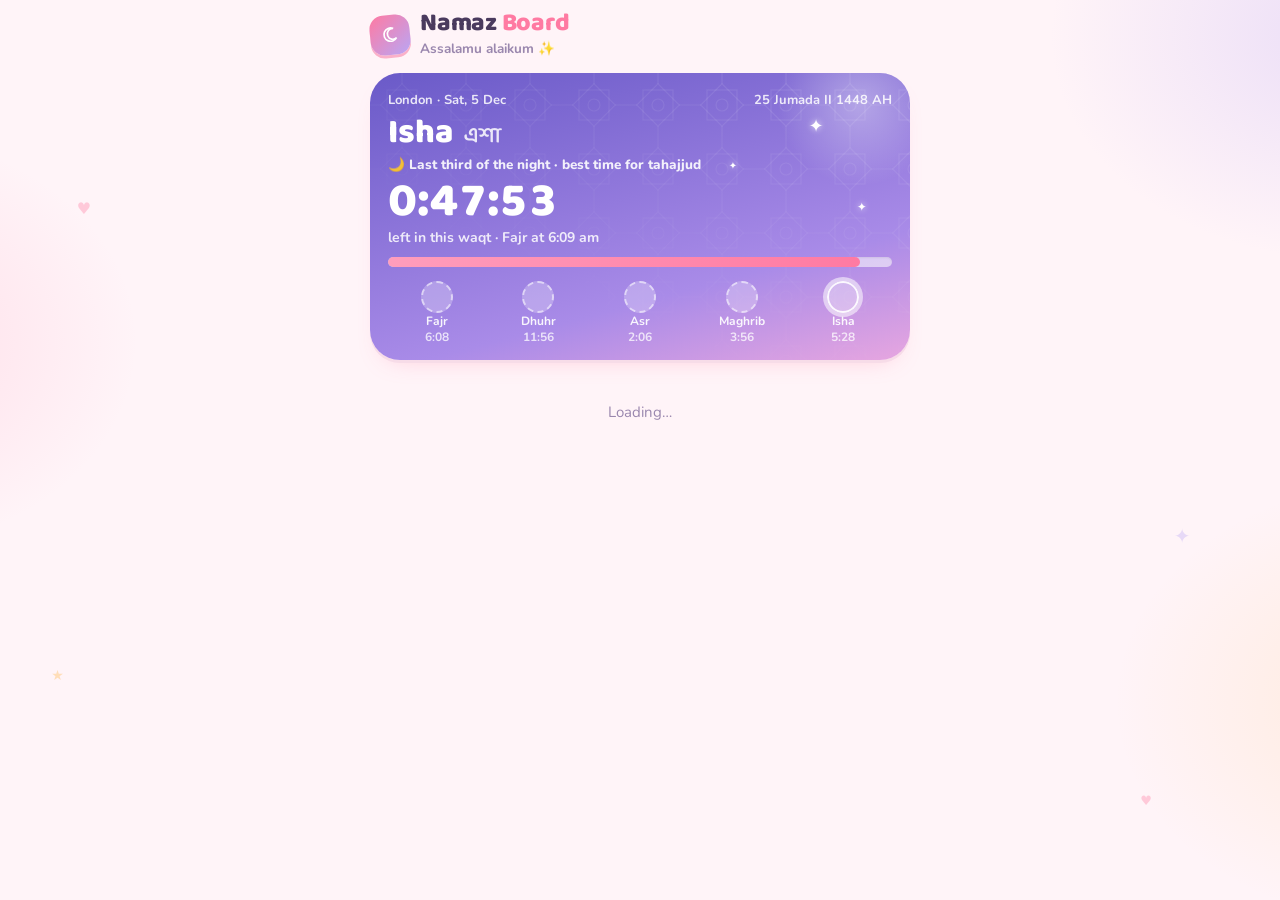
<file: index.html>
<!doctype html>
<html lang="en">
<head>
<meta charset="utf-8">
<meta name="viewport" content="width=device-width,initial-scale=1,viewport-fit=cover">
<title>Namaz Board</title>
<meta name="description" content="Log your daily namaz, keep your streak, cheer on your friends.">
<meta name="theme-color" content="#FF8AB0">
<meta property="og:title" content="You're invited to Namaz Board 🌸">
<meta property="og:description" content="Join your friends' group: log your five daily namaz and keep your streak going together 🔥">
<meta property="og:image" content="https://ssshupti.github.io/namaz-board/icons/og.jpg?v=2">
<meta property="og:image:width" content="1200"><meta property="og:image:height" content="630">
<meta property="og:url" content="https://ssshupti.github.io/namaz-board/">
<meta property="og:type" content="website">
<meta name="twitter:card" content="summary_large_image">
<link rel="manifest" href="manifest.webmanifest">
<link rel="icon" href="icons/icon-192.png">
<link rel="apple-touch-icon" href="icons/apple-touch-icon.png">
<meta name="apple-mobile-web-app-capable" content="yes">
<meta name="mobile-web-app-capable" content="yes">
<meta name="apple-mobile-web-app-title" content="Namaz">
<meta name="apple-mobile-web-app-status-bar-style" content="default">
<link rel="preconnect" href="https://fonts.googleapis.com">
<link rel="preconnect" href="https://fonts.gstatic.com" crossorigin>
<link rel="stylesheet" href="https://fonts.googleapis.com/css2?family=Baloo+Da+2:wght@500;600;700;800&family=Nunito:wght@500;600;700;800&display=swap">
<link rel="stylesheet" href="style.css?v=76">
</head>
<body>
<svg width="0" height="0" style="position:absolute" aria-hidden="true"><defs>
  <linearGradient id="gF" x1="0" y1="1" x2="0" y2="0"><stop offset="0" style="stop-color:var(--rose)"/><stop offset=".55" style="stop-color:var(--gold)"/><stop offset="1" stop-color="#FFE28A"/></linearGradient>
  <linearGradient id="gF-rose" x1="0" y1="1" x2="0" y2="0"><stop offset="0" stop-color="#E0336F"/><stop offset=".55" stop-color="#FF8FB8"/><stop offset="1" stop-color="#FFE0EC"/></linearGradient>
  <linearGradient id="gF-gold" x1="0" y1="1" x2="0" y2="0"><stop offset="0" stop-color="#C98A10"/><stop offset=".5" stop-color="#FFC93C"/><stop offset="1" stop-color="#FFF6C9"/></linearGradient>
  <linearGradient id="gF-moon" x1="0" y1="1" x2="0" y2="0"><stop offset="0" stop-color="#5B5BD6"/><stop offset=".55" stop-color="#8FB5FF"/><stop offset="1" stop-color="#E6F0FF"/></linearGradient>
  <linearGradient id="gF-emerald" x1="0" y1="1" x2="0" y2="0"><stop offset="0" stop-color="#138A62"/><stop offset=".55" stop-color="#3FD69C"/><stop offset="1" stop-color="#D8FFEF"/></linearGradient>
  <linearGradient id="gF-nur" x1="0" y1="1" x2="1" y2="0"><stop offset="0" stop-color="#FF7AA2"/><stop offset=".25" stop-color="#FFC93C"/><stop offset=".5" stop-color="#7EE8B5"/><stop offset=".75" stop-color="#8FB5FF"/><stop offset="1" stop-color="#C9A6FF"/></linearGradient>
  <linearGradient id="gFi" x1="0" y1="1" x2="0" y2="0"><stop offset="0" stop-color="#FFE9A3"/><stop offset="1" stop-color="#FFF8DE"/></linearGradient>
  <symbol id="flm" viewBox="0 0 64 76"><path d="M33 2c3 13 16 20 20 34 5 17-6 37-21 37S6 63 8 46c1-9 6-15 11-20 0 7 2 11 6 13-1-13 2-26 8-37z"/></symbol>
</defs></svg>
<div class="deco" aria-hidden="true"><i style="left:6%;top:22%;font-size:16px">♥</i><i style="right:7%;top:58%;font-size:20px;animation-delay:1.5s;color:var(--lav)">✦</i><i style="left:4%;top:74%;font-size:14px;animation-delay:3s;color:var(--gold)">★</i><i style="right:10%;top:88%;font-size:13px;animation-delay:2.2s">♥</i></div>
<div class="wrap">
  <header class="top">
    <div class="brand"><span class="mark" aria-hidden="true"><svg width="20" height="20" viewBox="0 0 24 24" fill="none" stroke="#fff" stroke-width="2" stroke-linecap="round"><path d="M16.5 4.5a8 8 0 1 0 3 11.5 6.5 6.5 0 1 1-3-11.5z"/></svg></span><div><h1 data-notr>Namaz <em>Board</em></h1><div class="hello" id="hello">Assalamu alaikum ✨</div></div></div>
    <div class="hdrbtns"><button class="iconbtn" id="bellBtn" data-act="bell" aria-label="Namaz alerts" hidden><svg width="20" height="20" viewBox="0 0 24 24" fill="none" stroke="currentColor" stroke-width="2" stroke-linecap="round" stroke-linejoin="round"><path d="M18 8a6 6 0 0 0-12 0c0 7-3 9-3 9h18s-3-2-3-9M13.7 21a2 2 0 0 1-3.4 0"/></svg></button>
    <button class="iconbtn" id="settingsBtn" data-act="settings" aria-label="Settings" hidden><svg width="20" height="20" viewBox="0 0 24 24" fill="none" stroke="currentColor" stroke-width="2" stroke-linecap="round"><circle cx="12" cy="12" r="3"/><path d="M19.4 15a1.7 1.7 0 0 0 .3 1.8l.1.1a2 2 0 1 1-2.8 2.8l-.1-.1a1.7 1.7 0 0 0-1.8-.3 1.7 1.7 0 0 0-1 1.5V21a2 2 0 1 1-4 0v-.1a1.7 1.7 0 0 0-1.1-1.5 1.7 1.7 0 0 0-1.8.3l-.1.1a2 2 0 1 1-2.8-2.8l.1-.1a1.7 1.7 0 0 0 .3-1.8 1.7 1.7 0 0 0-1.5-1H3a2 2 0 1 1 0-4h.1a1.7 1.7 0 0 0 1.5-1.1 1.7 1.7 0 0 0-.3-1.8l-.1-.1a2 2 0 1 1 2.8-2.8l.1.1a1.7 1.7 0 0 0 1.8.3H9a1.7 1.7 0 0 0 1-1.5V3a2 2 0 1 1 4 0v.1a1.7 1.7 0 0 0 1 1.5 1.7 1.7 0 0 0 1.8-.3l.1-.1a2 2 0 1 1 2.8 2.8l-.1.1a1.7 1.7 0 0 0-.3 1.8V9a1.7 1.7 0 0 0 1.5 1H21a2 2 0 1 1 0 4h-.1a1.7 1.7 0 0 0-1.5 1z"/></svg></button></div>
  </header>
  <section id="sky" class="sky sky-night"></section>
  <main id="main" class="wrap" style="gap:12px"><div class="empty">Loading…</div></main>
</div>
<nav class="nav" aria-label="Views" hidden><div role="tablist">
  <button role="tab" data-tab="today" aria-selected="true"><svg viewBox="0 0 24 24" fill="none" stroke="currentColor" stroke-width="2" stroke-linecap="round"><circle cx="12" cy="12" r="4"/><path d="M12 2v2M12 20v2M4.9 4.9l1.4 1.4M17.7 17.7l1.4 1.4M2 12h2M20 12h2M4.9 19.1l1.4-1.4M17.7 6.3l1.4-1.4"/></svg>Today</button>
  <button role="tab" data-tab="board" aria-selected="false"><svg viewBox="0 0 24 24" fill="none" stroke="currentColor" stroke-width="2" stroke-linecap="round" stroke-linejoin="round"><path d="M8 21h8M12 17v4M7 4h10v5a5 5 0 0 1-10 0V4zM7 6H4a3 3 0 0 0 3 4M17 6h3a3 3 0 0 1-3 4"/></svg>Board</button>
  <button role="tab" data-tab="me" aria-selected="false"><svg viewBox="0 0 24 24" fill="none" stroke="currentColor" stroke-width="2" stroke-linecap="round"><circle cx="12" cy="8" r="4"/><path d="M4 21a8 8 0 0 1 16 0"/></svg>Me</button>
</div></nav>
<div class="toast" id="toast" hidden></div>
<canvas id="fx" hidden></canvas>
<script src="vendor/adhan.js"></script>
<script src="vendor/supabase.js"></script>
<script src="config.js?v=76"></script>
<script src="i18n.js?v=76"></script>
<script src="cards.js?v=76"></script>
<script src="app.js?v=76"></script>
</body>
</html>
</file>
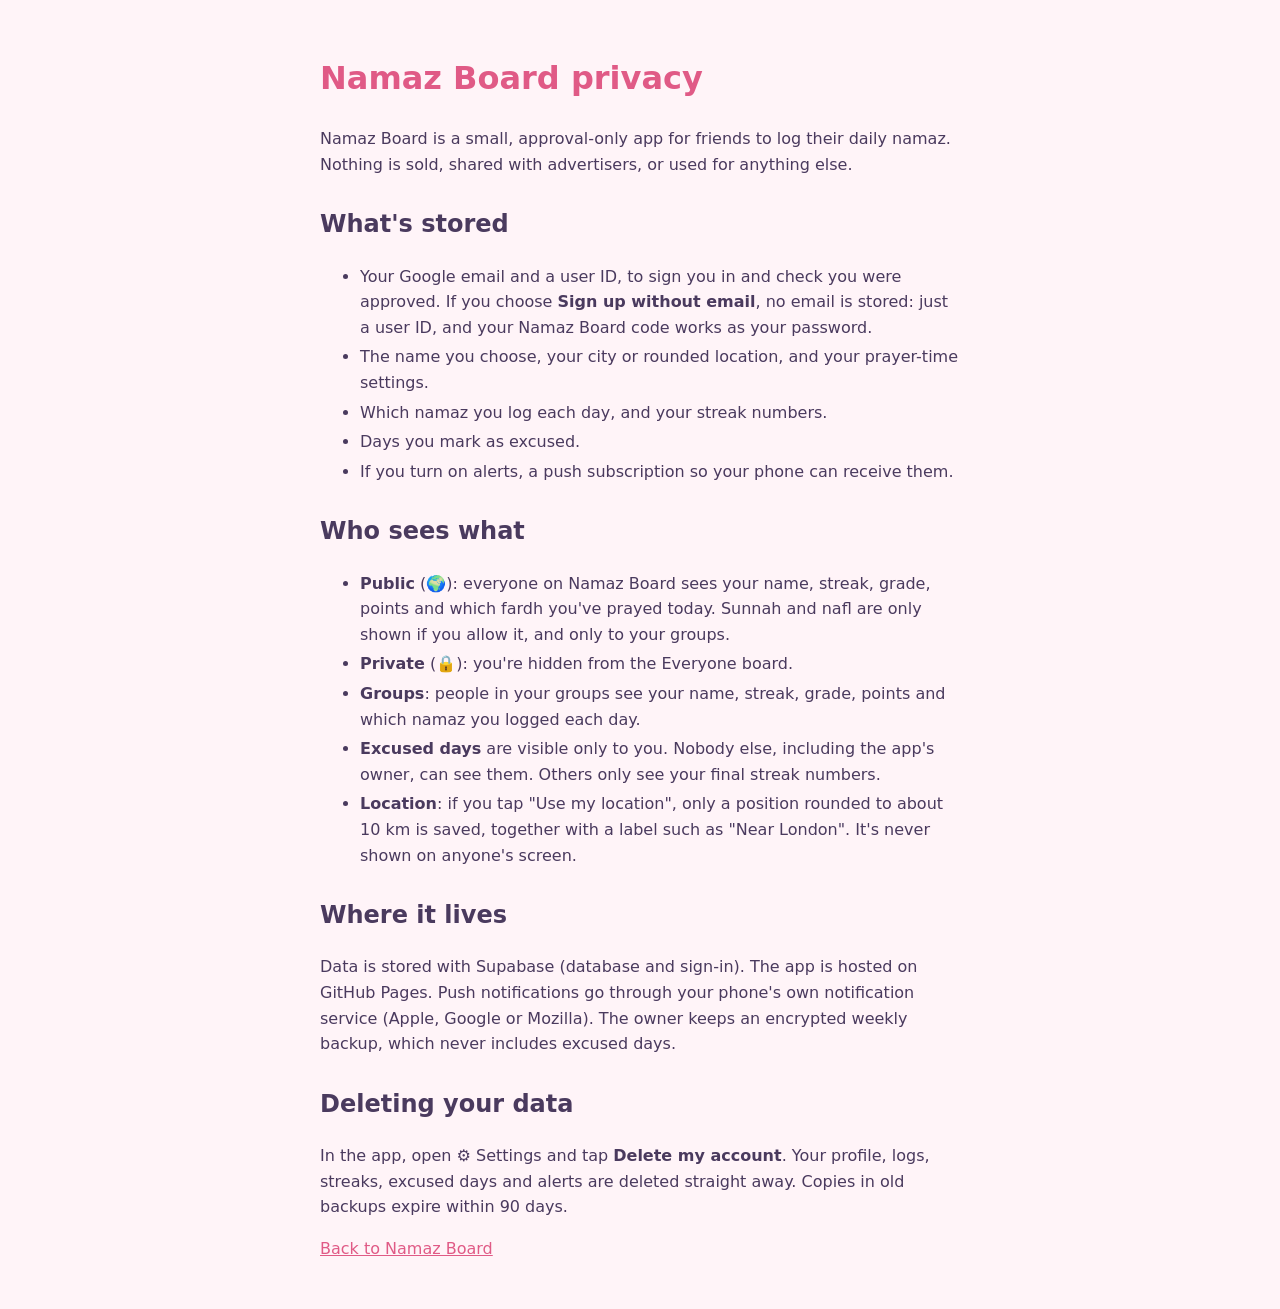
<file: privacy.html>
<!doctype html>
<html lang="en"><head><meta charset="utf-8"><meta name="viewport" content="width=device-width,initial-scale=1">
<title>Privacy · Namaz Board</title><link rel="icon" href="icons/icon-192.png">
<style>body{font-family:Nunito,system-ui,sans-serif;max-width:640px;margin:0 auto;padding:32px 16px;line-height:1.6;color:#4A3A5E;background:#FFF4F8}h1{color:#E05A86}h2{margin-top:28px}a{color:#E05A86}li{margin:4px 0}</style></head>
<body>
<h1>Namaz Board privacy</h1>
<p>Namaz Board is a small, approval-only app for friends to log their daily namaz. Nothing is sold, shared with advertisers, or used for anything else.</p>

<h2>What's stored</h2>
<ul>
<li>Your Google email and a user ID, to sign you in and check you were approved. If you choose <b>Sign up without email</b>, no email is stored: just a user ID, and your Namaz Board code works as your password.</li>
<li>The name you choose, your city or rounded location, and your prayer-time settings.</li>
<li>Which namaz you log each day, and your streak numbers.</li>
<li>Days you mark as excused.</li>
<li>If you turn on alerts, a push subscription so your phone can receive them.</li>
</ul>

<h2>Who sees what</h2>
<ul>
<li><b>Public</b> (🌍): everyone on Namaz Board sees your name, streak, grade, points and which fardh you've prayed today. Sunnah and nafl are only shown if you allow it, and only to your groups.</li>
<li><b>Private</b> (🔒): you're hidden from the Everyone board.</li>
<li><b>Groups</b>: people in your groups see your name, streak, grade, points and which namaz you logged each day.</li>
<li><b>Excused days</b> are visible only to you. Nobody else, including the app's owner, can see them. Others only see your final streak numbers.</li>
<li><b>Location</b>: if you tap "Use my location", only a position rounded to about 10 km is saved, together with a label such as "Near London". It's never shown on anyone's screen.</li>
</ul>

<h2>Where it lives</h2>
<p>Data is stored with Supabase (database and sign-in). The app is hosted on GitHub Pages. Push notifications go through your phone's own notification service (Apple, Google or Mozilla). The owner keeps an encrypted weekly backup, which never includes excused days.</p>

<h2>Deleting your data</h2>
<p>In the app, open ⚙️ Settings and tap <b>Delete my account</b>. Your profile, logs, streaks, excused days and alerts are deleted straight away. Copies in old backups expire within 90 days.</p>

<p><a href="./">Back to Namaz Board</a></p>
</body></html>
</file>
<file: style.css>
/* Layout: phone-app column — live sky hero with countdown + today's beads, flame streak card, then views; fixed bottom nav */
:root{
  --bg:#FFF4F8; --surface:#FFFFFF; --ink:#4A3A5E; --muted:#9A87AE; --line:#F7DCE8; --off:#FCEBF2;
  --accent:#2EAF86; --accent-ink:#FFFFFF; --soft:#DCF6EC;
  --gold:#FFB547; --rose:#FF7AA2; --warn:#E05A86; --lav:#B9A6F5;
  --shadow:0 3px 0 var(--line),0 12px 26px -16px rgba(255,122,162,.45);
  --display:"Baloo Da 2","Nunito",ui-rounded,system-ui,sans-serif;
  --body:"Nunito","Baloo Da 2",ui-rounded,system-ui,sans-serif;
}
@media (prefers-color-scheme:dark){:root:not([data-theme="light"]){
  --bg:#1D1628; --surface:#2A2039; --ink:#FBF0FF; --muted:#BDA9D2; --line:#3E3052; --off:#352947;
  --accent:#6FE6B8; --accent-ink:#123427; --soft:#22413A;
  --gold:#FFC870; --rose:#FF92B5; --warn:#FF8DB0; --lav:#B9A6F5;
  --shadow:0 3px 0 #150F1F,0 12px 26px -16px rgba(0,0,0,.6); color-scheme:dark}}
:root[data-theme="dark"]{
  --bg:#1D1628; --surface:#2A2039; --ink:#FBF0FF; --muted:#BDA9D2; --line:#3E3052; --off:#352947;
  --accent:#6FE6B8; --accent-ink:#123427; --soft:#22413A;
  --gold:#FFC870; --rose:#FF92B5; --warn:#FF8DB0; --lav:#B9A6F5;
  --shadow:0 3px 0 #150F1F,0 12px 26px -16px rgba(0,0,0,.6); color-scheme:dark}
*{box-sizing:border-box}
body{background:var(--bg);color:var(--ink);font-family:var(--body);font-size:15px;line-height:1.45;
  padding-left:max(16px,env(safe-area-inset-left,0px));padding-right:max(16px,env(safe-area-inset-right,0px));padding-block:12px 104px}
.wrap{max-width:540px;margin:0 auto;display:flex;flex-direction:column;gap:14px}
h1,h2,h3{margin:0;text-wrap:balance}
button{font:inherit;color:inherit;cursor:pointer}
button:focus-visible,select:focus-visible,input:focus-visible,a:focus-visible{outline:2px solid var(--accent);outline-offset:2px}
.num{font-variant-numeric:tabular-nums}
.bn{font-family:"Baloo Da 2",var(--body);font-weight:600}
.disp{font-family:var(--display)}

/* header */
.top{display:flex;align-items:center;justify-content:space-between;gap:12px}
.brand{display:flex;align-items:center;gap:10px}
.brand h1{font-family:var(--display);font-size:25px;font-weight:800;letter-spacing:-.01em;line-height:1}
.brand h1 em{font-style:normal;color:var(--rose)}
.brand .mark{width:40px;height:40px;border-radius:14px;background:linear-gradient(140deg,var(--rose),var(--lav));display:grid;place-items:center;transform:rotate(-6deg);box-shadow:0 3px 0 color-mix(in srgb,var(--rose) 45%,var(--line))}
.iconbtn{border:2px solid var(--line);background:var(--surface);border-radius:14px;width:40px;height:40px;display:grid;place-items:center;color:var(--muted)}

/* sky hero */
.sky{position:relative;border-radius:30px;padding:18px 18px 16px;color:var(--sky-ink,#3B2A55);overflow:hidden;box-shadow:var(--shadow);isolation:isolate}
.spark{position:absolute;font-style:normal;color:#fff;pointer-events:none;animation:twinkle 2.8s ease-in-out infinite;text-shadow:0 0 6px rgba(255,255,255,.8)}
@keyframes twinkle{0%,100%{opacity:.25;transform:scale(.8)}50%{opacity:1;transform:scale(1.15)}}
.sky::before{content:"";position:absolute;inset:0;z-index:-1;opacity:.9;
  background-image:url("data:image/svg+xml,%3Csvg xmlns='http://www.w3.org/2000/svg' width='64' height='64' viewBox='0 0 64 64'%3E%3Cg fill='none' stroke='white' stroke-opacity='.11' stroke-width='1.2'%3E%3Crect x='17' y='17' width='30' height='30'/%3E%3Crect x='17' y='17' width='30' height='30' transform='rotate(45 32 32)'/%3E%3Ccircle cx='32' cy='32' r='6'/%3E%3Cpath d='M0 32h11M53 32h11M32 0v11M32 53v11'/%3E%3C/g%3E%3C/svg%3E");
  -webkit-mask-image:linear-gradient(200deg,#000 10%,transparent 75%);mask-image:linear-gradient(200deg,#000 10%,transparent 75%)}
.sky::after{content:"";position:absolute;width:180px;height:180px;right:-40px;top:-60px;border-radius:50%;z-index:-1;background:radial-gradient(circle,rgba(255,255,255,.35),transparent 65%)}
.sky-night{--sky-ink:#fff;background:linear-gradient(165deg,#6A5AC8 0%,#A98BE8 70%,#E7A6E0 100%)}
.sky-fajr{background:linear-gradient(165deg,#BFC8FF 0%,#E8C3F2 50%,#FFD1C4 100%)}
.sky-morning{background:linear-gradient(165deg,#FFE3A8 0%,#FFF0C2 45%,#C8E8FF 100%)}
.sky-dhuhr{background:linear-gradient(165deg,#A9DEFF 0%,#C9EEFF 55%,#E7F8FF 100%)}
.sky-asr{background:linear-gradient(165deg,#FFD2A6 0%,#FFC2D1 55%,#C9C4FF 100%)}
.sky-maghrib{background:linear-gradient(165deg,#FFB2C8 0%,#FFAE9E 55%,#FFD49A 100%)}
.sky-isha{--sky-ink:#fff;background:linear-gradient(165deg,#5D4FB8 0%,#8F78E0 65%,#C79BE6 100%)}
.sky .row1{display:flex;justify-content:space-between;gap:8px;font-size:13px;font-weight:700;opacity:.85;flex-wrap:wrap}
.sky .now{margin-top:8px;display:flex;align-items:baseline;gap:10px;flex-wrap:wrap}
.sky .now h2{font-family:var(--display);font-size:34px;font-weight:800;line-height:1}
.sky .now .bn{font-size:22px;opacity:.85}
.sky .count{font-family:var(--display);font-weight:800;font-size:48px;line-height:1;margin-top:4px}
.sky .count small{font-family:var(--body);font-size:14px;font-weight:700;opacity:.85;display:block;margin-top:4px}
.prog{height:10px;border-radius:9px;background:rgba(255,255,255,.55);margin-top:12px;overflow:hidden;box-shadow:inset 0 1px 2px rgba(0,0,0,.06)}
.prog i{display:block;height:100%;background:linear-gradient(90deg,#FF9DBC,#FF7AA2);border-radius:9px}
.beads{display:grid;grid-template-columns:repeat(5,1fr);gap:4px;margin-top:14px}
.bead{display:flex;flex-direction:column;align-items:center;gap:2px;font-size:12px;font-weight:700;text-align:center}
.bead b{width:32px;height:32px;border-radius:50%;border:2.5px solid rgba(255,255,255,.9);background:rgba(255,255,255,.35);display:grid;place-items:center;font-weight:800;color:#FF7AA2}
.bead.done b{background:#fff;border-color:#fff}
.bead.cur b{box-shadow:0 0 0 4px rgba(255,255,255,.55);animation:pulse 1.8s ease-in-out infinite}
.bead.miss b{border-style:dashed;opacity:.7}
.bead span{opacity:.92;line-height:1.15}
.bead .t{opacity:.75;font-variant-numeric:tabular-nums}

/* streak card */
.streak{background:var(--surface);border-radius:28px;padding:16px 16px 14px;box-shadow:var(--shadow);display:grid;grid-template-columns:auto 1fr;gap:6px 16px;align-items:center}
.flame{position:relative;width:80px;height:94px;display:grid;place-items:center}
.flame svg{position:absolute;inset:0;width:100%;height:100%}
.flame .n{position:absolute;bottom:-6px;left:50%;transform:translateX(-50%);font-family:var(--display);font-weight:800;font-size:18px;line-height:1.3;color:var(--rose);background:var(--surface);border:2.5px solid color-mix(in srgb,var(--rose) 45%,var(--surface));border-radius:999px;padding:0 10px;min-width:34px;text-align:center}
.flame.dim .n{color:var(--muted);border-color:var(--line)}
.flame.lit svg{animation:flick 2.2s ease-in-out infinite;transform-origin:50% 90%}
@keyframes flick{0%,100%{transform:translateY(0) scale(1)}50%{transform:translateY(-3px) scale(1.03,.98)}}
.hg{position:absolute;right:-4px;top:2px;width:26px;height:26px;border-radius:50%;background:var(--surface);display:grid;place-items:center;font-size:15px;box-shadow:0 0 0 2px var(--rose);animation:pulse 1.4s ease-in-out infinite}
@keyframes pulse{50%{transform:scale(1.12)}}
.streak h3{font-family:var(--display);font-size:22px;font-weight:800;line-height:1.1}
.streak .msg{font-size:14px;color:var(--muted);margin-top:2px}
.streak .msg.risk{color:var(--rose);font-weight:600}
.week{grid-column:1/-1;display:grid;grid-template-columns:repeat(7,1fr);gap:4px;margin-top:8px;padding-top:12px;border-top:1px dashed var(--line)}
.wd{display:flex;flex-direction:column;align-items:center;gap:4px;font-size:11px;color:var(--muted);font-weight:600}
.wd i{width:28px;height:28px;border-radius:50%;display:grid;place-items:center;background:var(--off)}
.wd i svg{width:16px;height:19px}
.wd.done i{background:color-mix(in srgb,var(--gold) 22%,var(--surface))}
.wd.miss i{background:transparent;border:1.5px dashed var(--line)}
.wd.open i{background:transparent;border:2px solid var(--gold)}
.wd.today{color:var(--ink)}

/* section heads + seg */
.sechead{display:flex;justify-content:space-between;align-items:center;gap:10px;flex-wrap:wrap;margin-top:4px}
.sechead h3{font-family:var(--display);font-size:20px;font-weight:800}
.seg{display:inline-flex;background:var(--off);border-radius:999px;padding:4px;gap:2px}
.seg button{border:0;background:transparent;border-radius:999px;padding:6px 14px;font-size:13.5px;font-weight:800;color:var(--muted)}
.seg button[aria-pressed="true"]{background:var(--surface);color:var(--ink);box-shadow:0 1px 3px rgba(0,0,0,.08)}

/* waqt cards */
.list{display:flex;flex-direction:column;gap:10px}
.pr{background:var(--surface);border-radius:26px;padding:14px;display:grid;grid-template-columns:46px 1fr;gap:2px 12px;align-items:center;box-shadow:var(--shadow);border:2.5px solid transparent}
.pr.current{border-color:var(--rose);box-shadow:0 3px 0 color-mix(in srgb,var(--rose) 40%,var(--line)),0 12px 26px -16px rgba(255,122,162,.5)}
.pr.future{opacity:.6}
.orb{width:46px;height:46px;border-radius:50%;grid-row:span 2;align-self:start;display:grid;place-items:center;font-size:22px;position:relative}
.orb::after{position:absolute;width:10px;height:10px;border-radius:50%;background:rgba(255,255,255,.7);top:8px;left:10px;content:""}
.orb.fajr{background:linear-gradient(160deg,#C3C9FF,#FFC9C0)}
.orb.dhuhr{background:linear-gradient(160deg,#9ED8FF,#E2F6FF)}
.orb.asr{background:linear-gradient(160deg,#FFD0A3,#FFC0D3)}
.orb.maghrib{background:linear-gradient(160deg,#FF9FBE,#FFD39A)}
.orb.isha{background:linear-gradient(160deg,#7D6AD6,#C9A2EC)}
.orb.x{background:linear-gradient(160deg,#5D4FB8,#A98BE8)}
.orb.x::before{content:"";position:absolute;width:18px;height:18px;border-radius:50%;left:16px;top:12px;box-shadow:-5px 3px 0 0 #FFF1B8}
.orb.x::after{display:none}
.pr .nm{display:flex;align-items:baseline;gap:8px;flex-wrap:wrap;min-width:0}
.pr .nm h3{font-family:var(--display);font-size:21px;font-weight:800;line-height:1.1}
.pr .nm .bn{color:var(--muted);font-size:15px}
.pr .range{font-size:13px;color:var(--muted);display:flex;gap:8px;align-items:center;flex-wrap:wrap}
.tag{font-size:11.5px;font-weight:700;padding:2px 8px;border-radius:999px;background:var(--off);color:var(--muted);white-space:nowrap}
.tag.live{background:var(--accent);color:var(--accent-ink)}
.tag.warn{background:color-mix(in srgb,var(--rose) 14%,var(--surface));color:var(--rose)}
.tag.ok{background:var(--soft);color:var(--accent)}
.fard{display:inline-flex;align-items:center;gap:8px;border:2.5px solid var(--rose);background:var(--surface);color:var(--ink);border-radius:999px;padding:5px 15px 5px 6px;font-size:15px;font-weight:800;box-shadow:0 3px 0 color-mix(in srgb,var(--rose) 45%,var(--line));transition:transform .12s,box-shadow .12s}
.fard .box{width:24px;height:24px;border-radius:50%;border:2.5px solid var(--rose);display:grid;place-items:center;flex:none;background:var(--surface)}
.fard .box svg{width:15px;height:15px}
.fard small{font-weight:700;color:var(--muted);font-size:12.5px}
.fard:not(:disabled):hover{transform:translateY(-1px)}
.fard:not(:disabled):active{transform:translateY(2px);box-shadow:0 1px 0 color-mix(in srgb,var(--rose) 45%,var(--line))}
.fard.on{background:var(--accent);border-color:var(--accent);color:var(--accent-ink);box-shadow:0 3px 0 color-mix(in srgb,var(--accent) 60%,#000 12%)}
.fard.on .box{background:var(--accent-ink);border-color:var(--accent-ink);color:var(--accent)}
.fard.on small{color:var(--accent-ink);opacity:.8}
.fard.pop{animation:pop .5s cubic-bezier(.3,1.8,.5,1)}
@keyframes pop{0%{transform:scale(.85)}100%{transform:scale(1)}}
.chips{grid-column:1/-1;display:flex;gap:7px;flex-wrap:wrap;margin-top:10px;align-items:center}
.pr.x .chips{margin-top:2px}
.chip{border:2px solid var(--line);background:var(--surface);border-radius:999px;padding:4px 13px;font-size:14px;font-weight:700;display:inline-flex;gap:6px;align-items:center;color:var(--ink)}
.chip small{font-weight:600;color:var(--muted)}
.chip.on{background:color-mix(in srgb,var(--rose) 16%,var(--surface));border-color:var(--rose)}
.chip.on::before{content:"♥";color:var(--rose);font-weight:800}
button:disabled{cursor:not-allowed}
.chip:disabled,.fard:disabled:not(.on){opacity:.5;box-shadow:none}
.note{font-size:12.5px;color:var(--muted);margin:0}
.note.warn{color:var(--rose);font-weight:600}
.pr .note{grid-column:1/-1;margin-top:6px}
.foot{text-align:center;padding:4px 12px}

/* board */
.squad{border-radius:28px;padding:14px 16px 16px;display:flex;gap:16px;align-items:center;color:#3B2A55;background:linear-gradient(120deg,#C9C4FF,#FFC2D6 60%,#FFE0A6);box-shadow:var(--shadow)}
.squad .flame{width:60px;height:70px;flex:none}
.squad .flame .n{font-size:15px}
.squad h3{font-family:var(--display);font-size:20px;font-weight:800;line-height:1.1}
.squad p{margin:2px 0 0;font-size:13.5px;font-weight:600;opacity:.85}
.crown{position:absolute;top:-17px;left:50%;transform:translateX(-50%) rotate(-8deg);font-size:20px}
.podium{display:grid;grid-template-columns:repeat(3,1fr);gap:8px;align-items:end}
.pod{display:flex;flex-direction:column;align-items:center;gap:6px;text-align:center;min-width:0}
.pod .nm{font-weight:700;font-size:14px;max-width:100%;overflow:hidden;text-overflow:ellipsis;white-space:nowrap}
.pod .blk{width:100%;border-radius:22px 22px 10px 10px;display:flex;flex-direction:column;align-items:center;justify-content:flex-start;padding-top:10px;gap:2px;background:var(--surface);box-shadow:var(--shadow)}
.pod .blk .g{font-family:var(--display);font-weight:800;font-size:24px;letter-spacing:-.02em}
.pod .blk .pl{font-family:var(--display);font-weight:700;font-size:12px;color:var(--muted)}
.pod.p1 .blk{height:120px;background:linear-gradient(180deg,color-mix(in srgb,var(--gold) 35%,var(--surface)),var(--surface))}
.pod.p2 .blk{background:linear-gradient(180deg,color-mix(in srgb,var(--lav) 30%,var(--surface)),var(--surface))}
.pod.p3 .blk{background:linear-gradient(180deg,color-mix(in srgb,var(--rose) 22%,var(--surface)),var(--surface))}
.pod.p1 .blk .g{color:var(--warn)}
.pod.p2 .blk{height:96px}
.pod.p3 .blk{height:80px}
.av{width:44px;height:44px;border-radius:50%;display:grid;place-items:center;color:#3B2A55;font-family:var(--display);font-weight:800;font-size:19px;flex:none;position:relative;border:3px solid var(--surface);box-shadow:0 2px 0 var(--line)}
.pod.p1 .av{width:56px;height:56px;font-size:20px;box-shadow:0 0 0 3px var(--gold)}
.mini{display:inline-flex;align-items:center;gap:2px;font-family:var(--display);font-weight:700;font-size:13px;color:var(--warn)}
.mini svg{width:13px;height:16px}
.mini.off{color:var(--muted)}
.person{background:var(--surface);border-radius:24px;overflow:hidden;box-shadow:var(--shadow)}
.person > button{width:100%;border:0;background:transparent;display:grid;grid-template-columns:22px 44px 1fr auto;gap:10px;align-items:center;padding:12px 14px;text-align:left}
.rank{font-family:var(--display);font-weight:700;font-size:15px;color:var(--muted);text-align:center}
.pname{font-weight:700;font-size:15.5px;display:flex;gap:6px;align-items:center;flex-wrap:wrap;min-width:0}
.you{font-size:10.5px;font-weight:700;background:var(--soft);color:var(--accent);padding:1px 7px;border-radius:999px;text-transform:uppercase;letter-spacing:.05em}
.bar{height:9px;border-radius:99px;background:var(--off);margin-top:6px;overflow:hidden}
.bar i{display:block;height:100%;border-radius:99px;background:linear-gradient(90deg,var(--lav),var(--rose))}
.pstats{font-size:12.5px;color:var(--muted);margin-top:4px;display:flex;gap:10px;flex-wrap:wrap;align-items:center}
.dots{display:inline-flex;gap:3px}
.dots i{width:8px;height:8px;border-radius:50%;background:var(--off);border:1px solid var(--line)}
.dots i.d{background:var(--accent);border-color:var(--accent)}
.dots i.m{background:transparent;border-color:var(--rose)}
.grade{font-family:var(--display);font-weight:800;font-size:21px;min-width:48px;text-align:center;padding:4px 8px;border-radius:16px;background:var(--soft);color:var(--accent);transform:rotate(3deg)}
.grade.low{background:color-mix(in srgb,var(--rose) 12%,var(--surface));color:var(--rose)}
.detail{border-top:1px dashed var(--line);padding:12px 14px 16px;display:flex;flex-direction:column;gap:12px}
table.gs{width:100%;border-collapse:collapse;font-size:14px}
table.gs th{font-size:11px;text-transform:uppercase;letter-spacing:.08em;color:var(--muted);font-weight:700;text-align:left;padding:0 0 6px;border-bottom:1px solid var(--line)}
table.gs td{padding:8px 0;border-bottom:1px dashed var(--line)}
table.gs td:last-child,table.gs th:last-child{text-align:right}
table.gs td.g{font-family:var(--display);font-weight:700}
table.gs .bn{color:var(--muted);font-size:13px;margin-left:6px}
.heat{display:grid;grid-template-rows:repeat(7,1fr);grid-auto-flow:column;grid-auto-columns:1fr;gap:3px;max-width:100%}
.heat i{aspect-ratio:1;border-radius:3px;background:var(--off)}
.heat i.h1{background:color-mix(in srgb,var(--accent) 20%,var(--off))}
.heat i.h2{background:color-mix(in srgb,var(--accent) 36%,var(--off))}
.heat i.h3{background:color-mix(in srgb,var(--accent) 54%,var(--off))}
.heat i.h4{background:color-mix(in srgb,var(--accent) 74%,var(--off))}
.heat i.h5{background:var(--accent)}
.heat i.x{background:transparent}
.legend{display:flex;gap:4px;align-items:center;font-size:11.5px;color:var(--muted)}
.legend i{width:10px;height:10px;border-radius:2px;display:inline-block}
.label{font-size:11px;text-transform:uppercase;letter-spacing:.1em;color:var(--muted);font-weight:700}

/* me */
.tiles{display:grid;grid-template-columns:repeat(3,1fr);gap:8px}
.tile{background:var(--off);border-radius:20px;padding:10px 12px;display:flex;flex-direction:column;gap:0}
.tile b{font-family:var(--display);font-size:24px;font-weight:800;line-height:1.2}
.mlist{display:flex;flex-direction:column;gap:8px}
.mrow{display:flex;align-items:center;gap:10px;background:var(--off);border-radius:18px;padding:8px 10px}
.mrow .av{width:34px;height:34px;font-size:15px}
.mrow span.n{flex:1;font-weight:700;min-width:0;overflow:hidden;text-overflow:ellipsis;white-space:nowrap}
.mrow button{border:2px solid var(--line);background:var(--surface);border-radius:999px;padding:4px 12px;font-weight:800;font-size:13px;color:var(--warn)}
.mrow button.sure{background:var(--warn);border-color:var(--warn);color:#fff}
.tile span{font-size:12px;color:var(--muted)}

/* panels / forms */
.panel{background:var(--surface);border-radius:28px;padding:18px;display:flex;flex-direction:column;gap:12px;box-shadow:var(--shadow)}
.panel h3{font-family:var(--display);font-size:22px;font-weight:800;line-height:1.1}
.panel p{margin:0;color:var(--muted)}
label.f{display:flex;flex-direction:column;gap:4px;font-size:13px;font-weight:600;color:var(--muted)}
label.f input,label.f select{font:inherit;font-size:15px;font-weight:600;color:var(--ink);background:var(--bg);border:2px solid var(--line);border-radius:16px;padding:10px 12px;width:100%}
.check{display:flex;gap:8px;align-items:center;font-size:14px}
.grid2{display:grid;grid-template-columns:1fr 1fr;gap:10px}
@media (max-width:420px){.grid2{grid-template-columns:1fr}}
.btns{display:flex;gap:8px;flex-wrap:wrap}
.primary{border:0;background:var(--rose);color:#fff;font-weight:800;border-radius:999px;padding:11px 22px;box-shadow:0 3px 0 color-mix(in srgb,var(--rose) 60%,#000 15%)}
.primary:active{transform:translateY(2px);box-shadow:0 1px 0 color-mix(in srgb,var(--rose) 60%,#000 15%)}
.ghost{border:2px solid var(--line);background:transparent;border-radius:999px;padding:10px 18px;font-weight:700}
.notice{font-size:14px;background:var(--surface);border-radius:24px;padding:14px;display:flex;gap:10px;align-items:center;justify-content:space-between;flex-wrap:wrap;box-shadow:var(--shadow)}
.empty{text-align:center;color:var(--muted);padding:28px 12px}

/* bottom nav */
.nav{position:fixed;left:0;right:0;bottom:0;z-index:15;padding-bottom:calc(10px + env(safe-area-inset-bottom,0px));padding-top:10px;
  padding-left:max(16px,env(safe-area-inset-left,0px));padding-right:max(16px,env(safe-area-inset-right,0px));
  background:linear-gradient(to top,var(--bg) 60%,transparent)}
.nav div{max-width:420px;margin:0 auto;display:grid;grid-template-columns:repeat(3,1fr);gap:4px;background:var(--surface);border-radius:999px;padding:6px;box-shadow:0 3px 0 var(--line),0 14px 30px -12px rgba(255,122,162,.45);border:2px solid var(--line)}
.nav button{border:0;background:transparent;border-radius:999px;padding:6px 0 5px;display:flex;flex-direction:column;align-items:center;gap:1px;font-size:12.5px;font-weight:800;color:var(--muted)}
.nav button svg{width:22px;height:22px}
.nav button[aria-selected="true"]{background:color-mix(in srgb,var(--rose) 16%,var(--surface));color:var(--warn)}
.toast{position:fixed;left:50%;transform:translateX(-50%);bottom:calc(92px + env(safe-area-inset-bottom,0px));background:var(--ink);color:var(--bg);padding:10px 18px;border-radius:999px;font-size:14px;font-weight:600;z-index:20;max-width:calc(100% - 32px);text-align:center}
#fx{position:fixed;inset:0;pointer-events:none;z-index:30;width:100%;height:100%}

/* extra cute layer */
body{background:
  radial-gradient(420px 320px at 105% 4%,color-mix(in srgb,var(--lav) 28%,transparent),transparent 70%),
  radial-gradient(380px 300px at -10% 38%,color-mix(in srgb,var(--rose) 18%,transparent),transparent 70%),
  radial-gradient(420px 320px at 110% 78%,color-mix(in srgb,var(--gold) 16%,transparent),transparent 70%),var(--bg);background-attachment:fixed}
.deco{position:fixed;inset:0;pointer-events:none;z-index:0;overflow:hidden}
.deco i{position:absolute;font-style:normal;color:var(--rose);opacity:.35;animation:float 7s ease-in-out infinite}
@keyframes float{0%,100%{transform:translateY(0) rotate(0)}50%{transform:translateY(-14px) rotate(12deg)}}
.wrap{position:relative;z-index:1}
.hello{font-size:13.5px;font-weight:700;color:var(--muted);margin-top:2px}
.pr.fajr{--tint:#AEB6FF}.pr.dhuhr{--tint:#8FD3FF}.pr.asr{--tint:#FFC08A}.pr.maghrib{--tint:#FF9DBC}.pr.isha{--tint:#B39BF0}.pr.x{--tint:#9C8BE8}
.pr{background:linear-gradient(140deg,color-mix(in srgb,var(--tint,var(--rose)) 26%,var(--surface)) 0%,var(--surface) 65%)}
.tag.ok{background:color-mix(in srgb,var(--gold) 30%,var(--surface));color:var(--ink);transform:rotate(-4deg);display:inline-block}
.friends{background:var(--surface);border-radius:28px;padding:14px 4px 12px 14px;box-shadow:var(--shadow)}
.friends .sechead{margin:0 10px 8px 0}
.friends .sechead p{margin:0;font-size:12.5px;color:var(--muted);font-weight:600}
.fstrip{display:flex;gap:10px;overflow-x:auto;padding:12px 10px 4px 2px;scrollbar-width:none}
.fstrip::-webkit-scrollbar{display:none}
.fr{border:0;background:transparent;display:flex;flex-direction:column;align-items:center;gap:4px;min-width:70px;padding:0}
.ring{position:relative;padding:4px;border-radius:50%;background:conic-gradient(var(--rose) var(--p),var(--line) 0)}
.ring.full{background:conic-gradient(from 0deg,var(--gold),var(--rose),var(--lav),var(--gold));animation:spin 6s linear infinite}
@keyframes spin{to{filter:hue-rotate(40deg)}}
.ring .av{width:56px;height:56px;font-size:22px;border:3px solid var(--surface);box-shadow:none}
.ring .cnt{position:absolute;right:-6px;top:-6px;background:var(--surface);border-radius:999px;padding:0 6px;font-size:11px;font-weight:800;color:var(--muted);box-shadow:0 2px 0 var(--line)}
.fr .fn{font-size:13px;font-weight:800;max-width:76px;overflow:hidden;text-overflow:ellipsis;white-space:nowrap}
.alert{display:flex;align-items:center;gap:10px;background:rgba(255,255,255,.85);color:#3B2A55;border-radius:999px;padding:6px 8px 6px 14px;margin-top:12px;font-weight:800;font-size:14px;animation:bounce 1.2s ease-in-out infinite}
.alert button{margin-left:auto;border:0;background:#FF7AA2;color:#fff;border-radius:999px;padding:5px 12px;font-weight:800;font-size:13px}
@keyframes bounce{50%{transform:translateY(-3px)}}
.iconbtn.on{background:color-mix(in srgb,var(--rose) 18%,var(--surface));color:var(--warn);border-color:color-mix(in srgb,var(--rose) 45%,var(--line))}
.hdrbtns{display:flex;gap:8px}
@media (prefers-reduced-motion:reduce){*{animation:none!important;transition:none!important}}

/* ---------- standalone app additions ---------- */
html{-webkit-text-size-adjust:100%}
:root{padding-top:env(safe-area-inset-top,0px);padding-bottom:env(safe-area-inset-bottom,0px)}
body{margin:0;min-height:100vh;-webkit-tap-highlight-color:transparent}
img{max-width:100%}
[hidden]{display:none!important}
.hero-login{text-align:center;align-items:center;padding:26px 20px}
.hero-login p{max-width:34ch}
.gbtn{display:inline-flex;align-items:center;gap:10px;border:2px solid var(--line);background:var(--surface);color:var(--ink);border-radius:999px;padding:12px 22px;font-weight:800;font-size:16px;box-shadow:0 3px 0 var(--line)}
.gbtn:active{transform:translateY(2px);box-shadow:0 1px 0 var(--line)}
.invite{display:flex;gap:8px;flex-wrap:wrap}
.invite input{flex:1 1 180px;min-width:0;font:inherit;font-size:15px;font-weight:600;color:var(--ink);background:var(--bg);border:2px solid var(--line);border-radius:999px;padding:10px 14px}
.steps{margin:0;padding-left:22px;display:flex;flex-direction:column;gap:6px;font-weight:600}
.okline{color:var(--accent)!important;font-weight:800}
.tog{display:flex;gap:12px;align-items:flex-start;font-size:15px;cursor:pointer}
.tog input{appearance:none;-webkit-appearance:none;flex:none;width:46px;height:28px;border-radius:999px;background:var(--line);position:relative;margin:2px 0 0;cursor:pointer;transition:background .2s}
.tog input::after{content:"";position:absolute;top:3px;left:3px;width:22px;height:22px;border-radius:50%;background:#fff;box-shadow:0 1px 3px rgba(0,0,0,.2);transition:transform .2s}
.tog input:checked{background:var(--rose)}
.tog input:checked::after{transform:translateX(18px)}
.tog small{color:var(--muted);font-weight:600}
.notice .btns{flex:none}
.vis{border:0;margin:0;padding:0;display:flex;flex-direction:column;gap:8px}
.vis legend{font-size:13px;font-weight:600;color:var(--muted);margin-bottom:6px;padding:0}
.vis label{display:flex;gap:10px;align-items:flex-start;border:2px solid var(--line);border-radius:18px;padding:10px 12px;cursor:pointer;background:var(--surface)}
.vis label:has(input:checked){border-color:var(--rose);background:color-mix(in srgb,var(--rose) 10%,var(--surface))}
.vis input{accent-color:var(--rose);margin-top:4px;flex:none}
.vis b{display:block;font-size:15px}
.vis small{color:var(--muted);font-weight:600;font-size:13px}
.vispill{margin-top:8px;border:2px solid var(--line);background:var(--surface);border-radius:999px;padding:2px 11px;font-size:12.5px;font-weight:800;color:var(--muted)}
.vispill.sure{border-color:var(--rose);color:var(--warn);background:color-mix(in srgb,var(--rose) 12%,var(--surface))}
.sky .sub{font-size:13.5px;font-weight:800;opacity:.9;margin-top:2px}
.notice.req{background:linear-gradient(120deg,color-mix(in srgb,var(--lav) 22%,var(--surface)),color-mix(in srgb,var(--rose) 18%,var(--surface)))}
.reqrow{display:flex;flex-direction:column;gap:8px;background:var(--off);border-radius:18px;padding:12px}
.reqrow .who{display:flex;flex-direction:column;gap:1px;min-width:0}
.reqrow .who b{font-size:16px}
.reqrow .who small{color:var(--muted);font-weight:600;overflow-wrap:anywhere}
.reqrow .who p{margin:4px 0 0;color:var(--ink)!important;font-style:italic}
.reqrow .primary{padding:8px 18px}.reqrow .ghost{padding:7px 16px}
.count-badge{display:inline-grid;place-items:center;min-width:24px;height:24px;padding:0 7px;border-radius:999px;background:var(--rose);color:#fff;font-size:13px;vertical-align:middle}
.iconbtn{position:relative}
.iconbtn[data-badge]::after{content:attr(data-badge);position:absolute;top:-6px;right:-6px;min-width:20px;height:20px;padding:0 5px;border-radius:999px;background:var(--rose);color:#fff;font-size:11.5px;font-weight:800;display:grid;place-items:center;box-shadow:0 0 0 2px var(--bg)}
.waiting{display:flex;gap:8px;justify-content:center}
.waiting i{width:10px;height:10px;border-radius:50%;background:var(--rose);animation:bounce 1.2s ease-in-out infinite}
.waiting i:nth-child(2){animation-delay:.15s;background:var(--lav)}.waiting i:nth-child(3){animation-delay:.3s;background:var(--gold)}
/* groups */
.gchips{display:flex;gap:8px;overflow-x:auto;padding:2px 2px 6px;scrollbar-width:none}
.gchips::-webkit-scrollbar{display:none}
.gchip{flex:none;border:2px solid var(--line);background:var(--surface);border-radius:999px;padding:6px 14px;font-weight:800;font-size:14px;color:var(--ink);white-space:nowrap}
.gchip[aria-pressed="true"]{background:var(--rose);border-color:var(--rose);color:#fff;box-shadow:0 3px 0 color-mix(in srgb,var(--rose) 55%,#000 12%)}
.gchip.add{color:var(--muted);border-style:dashed}
.ghead{display:flex;justify-content:space-between;align-items:center;gap:10px;flex-wrap:wrap;background:var(--surface);border-radius:24px;padding:12px 14px 12px 18px;box-shadow:var(--shadow)}
.ghead h3{font-family:var(--display);font-size:22px;font-weight:800;line-height:1.1}
.ghead p{margin:2px 0 0;font-size:13px;font-weight:700;color:var(--muted)}
.ghead .ghost{padding:7px 14px}
.ghost.danger{color:var(--warn)}
.ghost.sure,.exbtn.sure{background:var(--warn);border-color:var(--warn);color:#fff}
.ring.plain{background:transparent;padding:4px}
/* excused */
.exrow{display:flex;align-items:center;gap:10px;flex-wrap:wrap}
.exrow.on{background:color-mix(in srgb,var(--lav) 18%,var(--surface));border:2px dashed color-mix(in srgb,var(--lav) 60%,var(--line));border-radius:18px;padding:10px 12px;font-size:14px}
.exrow.on span{flex:1 1 200px}
.exrow .ghost{padding:6px 14px}
.exbtn{border:2px dashed var(--line);background:transparent;border-radius:999px;padding:5px 13px;font-size:13px;font-weight:700;color:var(--muted)}
.wd.ex i{background:color-mix(in srgb,var(--lav) 22%,var(--surface));font-size:12px;color:var(--muted)}
.heat i.ex{background:color-mix(in srgb,var(--lav) 35%,var(--off));background-image:repeating-linear-gradient(45deg,transparent 0 2px,rgba(255,255,255,.35) 2px 4px)}
.pills{display:flex;gap:6px;flex-wrap:wrap}
#main{min-width:0;max-width:100%}
#main > *{min-width:0;max-width:100%}
.gchips{width:100%}
/* heart streaks */
.tally{grid-column:1/-1;margin-top:10px;padding-top:12px;border-top:1px dashed var(--line);display:flex;flex-direction:column;gap:6px}
.tally .tl{display:flex;justify-content:space-between;align-items:baseline;gap:8px}
.tlabel{font-weight:800;font-size:14px}
.tnum{font-family:var(--display);font-size:16px;color:var(--muted);font-weight:700}
.tnum b{font-size:26px;color:var(--ink)}
.tbar{height:10px;border-radius:99px;background:var(--off);overflow:hidden}
.tbar i{display:block;height:100%;border-radius:99px;background:linear-gradient(90deg,#FFB3C7,#E0336F)}
/* watermark */
.wm{text-align:center;margin:6px 0 0;font-size:12px;font-weight:700;color:var(--muted);opacity:.75;letter-spacing:.02em}
/* welcome tour */
.tour{position:fixed;inset:0;z-index:40;display:grid;place-items:center;padding:max(16px,env(safe-area-inset-top,0px)) max(16px,env(safe-area-inset-right,0px)) max(16px,env(safe-area-inset-bottom,0px)) max(16px,env(safe-area-inset-left,0px));background:color-mix(in srgb,var(--ink) 45%,transparent);backdrop-filter:blur(4px);animation:tfade .25s ease}
@keyframes tfade{from{opacity:0}}
.tcard{width:min(400px,100%);background:var(--surface);border-radius:30px;padding:24px 20px 18px;display:flex;flex-direction:column;align-items:center;gap:10px;text-align:center;box-shadow:0 4px 0 var(--line),0 30px 60px -20px rgba(0,0,0,.45);animation:tpop .35s cubic-bezier(.3,1.5,.5,1)}
@keyframes tpop{from{transform:scale(.92) translateY(10px)}}
.tcard h3{font-family:var(--display);font-size:24px;font-weight:800;line-height:1.1}
.tcard p{margin:0;color:var(--muted);font-weight:600;line-height:1.5}
.tcard p b{color:var(--ink)}
.tcard .btns{justify-content:center;margin-top:4px}
.tart{min-height:84px;display:flex;align-items:center;justify-content:center;gap:8px;flex-wrap:wrap}
.tart.moon{font-size:58px}
.tflame{position:relative;width:62px;height:72px;display:inline-block}
.tflame svg{width:100%;height:100%}
.temo{font-size:40px}
.fard.demo,.chip.demo{pointer-events:none}
.tdots{display:flex;gap:6px}
.tdots i{width:8px;height:8px;border-radius:50%;background:var(--line)}
.tdots i.on{background:var(--rose);width:20px;border-radius:99px}
@media (prefers-reduced-motion:reduce){.tour,.tcard{animation:none}}
.locrow{display:flex;align-items:center;gap:10px;flex-wrap:wrap}
.locrow .ghost{padding:8px 14px}
.locrow .note{flex:1 1 180px}
.sky .makruh{margin-top:6px;background:rgba(255,255,255,.88);color:#B4234F;border-radius:14px;padding:6px 10px;font-size:13px;font-weight:800;line-height:1.35}
a.ghost{text-decoration:none;color:var(--ink);display:inline-flex;align-items:center}
/* milestones */
.mbadge{font-size:14px;margin-left:2px}
.shelf{display:grid;grid-template-columns:repeat(4,1fr);gap:8px}
.sbadge{display:flex;flex-direction:column;align-items:center;gap:2px;background:var(--off);border-radius:18px;padding:10px 4px;text-align:center;opacity:.55;filter:grayscale(1)}
.sbadge.on{opacity:1;filter:none;background:color-mix(in srgb,var(--gold) 22%,var(--surface))}
.sbadge span{font-size:28px}
.sbadge b{font-size:12.5px;line-height:1.2}
.sbadge small{font-size:11px;color:var(--muted);font-weight:700}
.bigbadge{font-size:72px;line-height:1;animation:tpop .6s cubic-bezier(.3,1.8,.5,1)}
/* qaza */
.qlist{display:flex;flex-direction:column;gap:8px}
.qrow{display:grid;grid-template-columns:72px 1fr auto;gap:6px 10px;align-items:center;background:var(--off);border-radius:18px;padding:10px 12px}
.qrow b{font-size:15px}
.qown{display:flex;align-items:center;gap:6px;font-size:12.5px;font-weight:700;color:var(--muted)}
.qown input{width:76px;font:inherit;font-weight:700;color:var(--ink);background:var(--surface);border:2px solid var(--line);border-radius:12px;padding:5px 8px}
.qleft{font-size:13px;font-weight:800;color:var(--warn);text-align:right}
.qrow .ghost{grid-column:1/-1;justify-self:start;padding:6px 14px}
.qrow .ghost:disabled{opacity:.35}
.langpick{display:inline-flex;gap:4px;padding:4px;border-radius:999px;background:var(--surface);border:2px solid var(--line);margin:4px 0 10px}
.langpick button{border:0;background:none;color:var(--ink);font:inherit;font-weight:800;padding:7px 16px;border-radius:999px;cursor:pointer}
.langpick button.on{background:var(--accent);color:var(--accent-ink)}
#main > .langpick{display:flex;width:max-content;margin:0 auto 12px}
html[lang="bn"] .bn{display:none}
.gcode{display:inline-flex;align-items:center;gap:6px;margin-top:6px;border:2px dashed var(--line);background:var(--surface);color:var(--muted);border-radius:999px;padding:3px 12px;font:inherit;font-size:13px;font-weight:700;cursor:pointer}
.gcode b{color:var(--ink);letter-spacing:.15em;font-family:var(--display);font-size:15px}
.gprev{display:flex;align-items:center;gap:12px;background:var(--soft);border-radius:18px;padding:12px 14px;margin:2px 0 6px}
.gprev .gpi{font-size:26px}
.gprev b{display:block;font-family:var(--display);font-size:20px;line-height:1.1}
.gprev small{color:var(--muted);font-weight:700}
/* nudges */
.sheet-bg{position:fixed;inset:0;background:rgba(30,20,50,.35);backdrop-filter:blur(3px);z-index:60;animation:fadein .2s}
.sheet{position:fixed;left:50%;bottom:0;transform:translateX(-50%);width:min(520px,100%);background:var(--surface);border-radius:28px 28px 0 0;padding:18px 18px calc(18px + env(safe-area-inset-bottom));z-index:61;box-shadow:0 -10px 40px rgba(60,30,90,.25);animation:sheetup .32s cubic-bezier(.2,1.3,.4,1)}
@keyframes sheetup{from{transform:translate(-50%,100%)}to{transform:translate(-50%,0)}}
@keyframes fadein{from{opacity:0}}
.shead{display:flex;align-items:center;gap:12px}
.shead .av{width:48px;height:48px;font-size:20px}
.shead b{display:block;font-family:var(--display);font-size:20px;line-height:1.1}
.shead small{color:var(--muted);font-weight:700}
.shead .x{margin-left:auto;border:0;background:var(--soft);color:var(--ink);width:36px;height:36px;border-radius:50%;font-size:16px;cursor:pointer}
.slabel{font-family:var(--display);font-weight:800;font-size:17px;margin:16px 0 10px}
.nchips{display:flex;flex-direction:column;gap:9px}
.nchip{border:0;text-align:left;font:inherit;font-weight:800;font-size:16px;padding:13px 16px;border-radius:18px;cursor:pointer;color:#3b2550;transition:transform .12s}
.nchip:active{transform:scale(.96) rotate(-1deg)}
.nchip.c0{background:#FFE1EC}.nchip.c1{background:#FFF0C9}.nchip.c2{background:#DDF6EA}.nchip.c3{background:#E6E0FF}.nchip.c4{background:#D9EEFF}
.nsent{background:var(--soft);border-radius:18px;padding:12px 16px;font-weight:800}
.nsent span{display:block;font-weight:700;color:var(--muted);margin-top:4px}
.slink{margin-top:12px;width:100%}
.feed{margin:4px 0 18px}
.nrow{background:var(--surface);border-radius:20px;padding:10px 14px;margin-bottom:8px;box-shadow:var(--shadow)}
.nrow.tome{outline:2px solid var(--accent)}
.nmeta{font-size:12.5px;color:var(--muted);font-weight:700}
.nbubble{display:inline-block;margin-top:5px;padding:7px 13px;border-radius:16px 16px 16px 4px;font-weight:800;background:#FFE1EC;color:#3b2550}
.nrow.h .nbubble{background:#FFF0C9}.nrow.r .nbubble{background:#DDF6EA}
.rchips{display:flex;flex-wrap:wrap;gap:6px;margin-top:8px}
.rchip{border:2px dashed var(--line);background:none;color:var(--ink);font:inherit;font-size:13px;font-weight:800;padding:5px 11px;border-radius:999px;cursor:pointer}
.nav button.dot{position:relative}
.nav button.dot::after{content:"";position:absolute;top:8px;right:calc(50% - 20px);width:10px;height:10px;border-radius:50%;background:#FF4D8D;box-shadow:0 0 0 2px var(--surface)}
#sticker{position:fixed;left:50%;top:14px;transform:translate(-50%,-150%);z-index:70;transition:transform .45s cubic-bezier(.2,1.5,.4,1);pointer-events:none;width:min(420px,calc(100% - 32px))}
#sticker.show{transform:translate(-50%,0) rotate(-1.5deg)}
.stk{display:flex;align-items:center;gap:12px;background:var(--surface);border-radius:22px;padding:12px 16px;box-shadow:0 12px 30px rgba(60,30,90,.25);border:3px solid #FFB3C7}
.stk.h{border-color:#FFD66B}.stk.r{border-color:#8EDDB5}
.stk .se{font-size:38px;animation:wiggle .6s ease-in-out 2}
.stk small{display:block;color:var(--muted);font-weight:800}
.stk b{font-family:var(--display);font-size:17px;line-height:1.2}
@keyframes wiggle{25%{transform:rotate(-14deg) scale(1.15)}75%{transform:rotate(12deg) scale(1.15)}}
@media (prefers-reduced-motion: reduce){.sheet,.stk .se{animation:none}#sticker{transition:none}}
.allbtn{border:0;background:linear-gradient(135deg,#FF8FB3,#B99CFF);color:#fff;font:inherit;font-weight:800;font-size:13.5px;padding:7px 14px;border-radius:999px;cursor:pointer;box-shadow:0 3px 0 rgba(120,60,140,.25)}
.allbtn:active{transform:translateY(2px);box-shadow:none}
.gav{background:linear-gradient(135deg,#FFE1EC,#E6E0FF)!important;font-size:24px!important}
.nrow.g .nbubble{background:#E6E0FF}
.notice.tzwarn{flex-direction:column;align-items:stretch;gap:10px}
.notice.tzwarn .btns{flex-wrap:wrap;gap:8px}
.notice.tzwarn .btns button{flex:1 1 auto}
.btnlink{display:inline-block;text-decoration:none;text-align:center}
.notice.inapp{flex-direction:column;align-items:stretch;gap:10px;border:2px solid var(--gold)}
/* accounts without email */
.altlogin{margin:12px 0 0;font-size:14px;color:var(--muted);font-weight:700}
.linkbtn{border:0;background:none;padding:2px 0;font:inherit;font-weight:800;color:var(--rose);text-decoration:underline;text-underline-offset:3px;cursor:pointer}
.codecard{border:2px dashed var(--gold)}
.codebox{font-family:ui-monospace,SFMono-Regular,Menlo,monospace;font-size:clamp(12px,4vw,19px);font-weight:700;text-align:center;padding:14px 8px;border-radius:16px;background:var(--off);margin:8px 0 12px;white-space:nowrap;overflow-x:auto;user-select:all}
.brand h1{white-space:nowrap}
@media (max-width:360px){.brand h1{font-size:21px}.brand p,#hello{font-size:12px}}
/* weekly recap */
.week .wgrid{display:grid;grid-template-columns:repeat(7,1fr);gap:6px;margin:6px 0 14px}
.wcol{display:flex;flex-direction:column;align-items:center;gap:6px}
.wdots{display:flex;flex-direction:column;gap:5px}
.wdots i{width:14px;height:14px;border-radius:50%;background:var(--off)}
.wdots i.d{background:var(--rose)}
.wdots i.m{background:none;border:2.5px solid var(--rose);box-sizing:border-box}
.wcol small{color:var(--muted);font-weight:800;font-size:12px}
.tcard.recap{padding:14px}
.tcard.recap img{width:100%;max-height:68vh;object-fit:contain;border-radius:20px;display:block;margin-bottom:12px}
.wdots i.q,.dots i.q{background:var(--lav);border-color:var(--lav)}
.wdots i.u{background:none;border:2px dashed var(--line);box-sizing:border-box}
/* qaza */
.tag.qz{background:color-mix(in srgb,var(--lav) 30%,transparent);color:var(--ink)}
.qzrow{display:flex;align-items:center;gap:10px;flex-wrap:wrap;margin-top:8px}
.qzrow small{color:var(--muted);font-weight:700;font-size:12.5px}
.chip.qz.on{background:var(--lav);border-color:var(--lav);color:#2b1f45}
.qtag{display:inline-block;font-size:11px;font-weight:800;padding:1px 7px;border-radius:999px;background:color-mix(in srgb,var(--lav) 35%,transparent);color:var(--ink)}
.qleft small{display:block;font-size:11.5px;color:var(--muted);font-weight:700}
.qzrow .chip{white-space:nowrap;flex:0 0 auto;width:auto}
.qown{white-space:nowrap}
.qown input{width:64px}
.qleft small{white-space:nowrap}
.qrow{grid-template-columns:auto 1fr}
.qrow .qown{justify-self:end}
.qrow .qleft{grid-column:1/-1;text-align:left;display:flex;gap:8px;align-items:baseline;flex-wrap:wrap}
.qleft small{display:inline}
.invitebox h3{margin-bottom:8px}
.invlink{font-size:13px;font-weight:700;color:var(--muted);background:var(--off);border-radius:12px;padding:9px 12px;overflow-wrap:anywhere;margin-bottom:12px}
.invbtns{display:flex;flex-wrap:wrap;gap:8px}
.invbtns > *{flex:1 1 auto}
.ghost.on{background:var(--off)}
.invitehero{text-align:center;border:2px dashed var(--rose);background:linear-gradient(160deg,var(--surface),color-mix(in srgb,var(--rose) 10%,var(--surface)))}
.invitehero .ih-emoji{font-size:44px;line-height:1;margin-bottom:6px}
.invitehero h3{font-size:22px;line-height:1.25}
.invitehero h3 span{color:var(--rose);font-size:28px}
.pr .qzrow{grid-column:1/-1}
.qzrow small{flex:1 1 180px}
.chip.qz.on::before{content:none}
.gchip.add.join{background:var(--rose);color:#fff;border-style:solid;border-color:var(--rose)}
.notice.gnudge{display:flex;align-items:center;gap:10px;flex-wrap:wrap;border:0;padding:12px 14px}
.notice.gnudge > span{flex:1 1 180px}
.gdlist{display:flex;flex-direction:column;gap:6px;margin:6px 0 4px}
.gdrow{display:flex;align-items:center;gap:10px;background:var(--off);border-radius:14px;padding:9px 12px}
.gdrow b{font-family:var(--display);font-size:16px}
.gdrow small{color:var(--muted);font-weight:700;flex:1}
/* flame looks */
.skingrid{display:grid;grid-template-columns:repeat(3,1fr);gap:8px;margin:8px 0}
.skin{display:flex;flex-direction:column;align-items:center;gap:2px;padding:10px 6px;border-radius:18px;border:2.5px solid transparent;background:var(--off);color:var(--ink);font:inherit;cursor:pointer;text-align:center}
.skin .sf{width:42px;height:50px;position:relative;display:block}
.skin .sf svg{position:absolute;inset:0;width:100%;height:100%}
.skin b{font-size:13px;line-height:1.2}
.skin small{font-size:11px;color:var(--muted);font-weight:700}
.skin.on{border-color:var(--rose);background:var(--surface)}
.skin.locked{opacity:.5;cursor:default}
.skin.locked .sf{filter:grayscale(1)}
.skin-nur use{animation:nurhue 4s linear infinite}
@keyframes nurhue{to{filter:hue-rotate(360deg)}}
/* game */
.notice.gameon,.notice.gamedone{display:flex;align-items:center;gap:10px;flex-wrap:wrap}
.notice.gameon{background:linear-gradient(135deg,#FFF2C9,#FFE0EC);border:0;color:#4A3A5E}
.notice.gameon > span,.notice.gamedone > span{flex:1 1 200px}
.game{position:fixed;inset:0;z-index:90;background:#1E1640;touch-action:none;user-select:none}
.game canvas{display:block}
.ghud{position:absolute;top:calc(12px + env(safe-area-inset-top));left:12px;right:12px;display:flex;align-items:center;gap:12px;color:#fff;font-weight:800}
.ghud .gs b{font-family:var(--display);font-size:24px}
.ghud .gt{flex:1;height:10px;border-radius:99px;background:rgba(255,255,255,.2);overflow:hidden}
.ghud .gt i{display:block;height:100%;width:100%;background:linear-gradient(90deg,#FFE28A,#FF8FB3);border-radius:99px}
.ghud .gx{border:0;background:rgba(255,255,255,.18);color:#fff;width:36px;height:36px;border-radius:50%;font-size:16px;cursor:pointer}
.gcard{position:absolute;left:50%;top:50%;transform:translate(-50%,-50%);width:min(340px,calc(100% - 40px));background:#fff;color:#4A3A5E;border-radius:28px;padding:22px;text-align:center;box-shadow:0 20px 60px rgba(0,0,0,.4)}
.gcard[hidden]{display:none}
.gcard .gbig{font-size:44px}
.gcard h3{font-family:var(--display);font-size:26px;margin:6px 0}
.gcard p{color:#8E78A8;font-weight:700}
.gcard .gfinal{color:#4A3A5E;font-size:20px}
.gcard .gfinal b{font-family:var(--display);font-size:30px;color:#E0336F}
.gcard .gfinal span{color:#2EAF86}
/* reward cards */
.giftbtn{width:100%;display:flex;flex-direction:column;align-items:center;gap:4px;border:0;background:none;color:var(--ink);font:inherit;cursor:pointer;padding:6px}
.giftbtn .gb-box{font-size:48px;animation:giftwob 1.8s ease-in-out infinite}
.giftbtn b{font-family:var(--display);font-size:20px}
.giftbtn small{color:var(--muted);font-weight:700}
@keyframes giftwob{0%,100%{transform:rotate(0)}20%{transform:rotate(-8deg) scale(1.06)}40%{transform:rotate(7deg) scale(1.06)}60%{transform:rotate(0)}}
.rgift{border:2px dashed var(--gold);background:linear-gradient(160deg,var(--surface),color-mix(in srgb,var(--gold) 14%,var(--surface)))}
.rcard{border-radius:22px;padding:18px 16px;text-align:center;background:linear-gradient(165deg,#FFF6FA,#F1E9FF);color:#4A3A5E;border:2px solid #F3D9E6}
.rcard.hadith{background:linear-gradient(165deg,#F4FFF9,#EAF3FF);border-color:#D4EEE2}
.rcard .rc-art{font-size:40px;line-height:1}
.rcard .rc-kind{font-size:12px;font-weight:800;color:#9A87AE;margin:6px 0 4px;letter-spacing:.04em}
.rcard .rc-text{font-family:var(--display);font-size:18px;font-weight:700;line-height:1.4;margin:4px 0 8px}
.rcard .rc-ref{font-size:12.5px;font-weight:800;color:#8E78A8;margin:0}
.rcard.flip{animation:cardflip .7s cubic-bezier(.2,1.3,.4,1)}
@keyframes cardflip{from{transform:perspective(800px) rotateY(90deg) scale(.9);opacity:.3}to{transform:none;opacity:1}}
.agrid{display:grid;grid-template-columns:repeat(5,1fr);gap:6px;margin-top:8px}
.atile{aspect-ratio:3/4;border-radius:12px;border:0;background:linear-gradient(165deg,#FFF0F6,#EFE6FF);display:flex;flex-direction:column;align-items:center;justify-content:center;gap:2px;cursor:pointer;font:inherit;color:#4A3A5E}
.atile span{font-size:22px}
.atile small{font-size:9.5px;font-weight:800;color:#9A87AE}
.atile.locked{background:var(--off);opacity:.6;cursor:default}
.atile.locked span{font-size:14px}
.cardview{padding:14px}
.cardview .rcard{margin-bottom:12px}
.notice.teaser{background:linear-gradient(135deg,color-mix(in srgb,var(--gold) 16%,var(--surface)),var(--surface));border:1.5px dashed color-mix(in srgb,var(--gold) 55%,transparent);font-size:14px}
</file>
